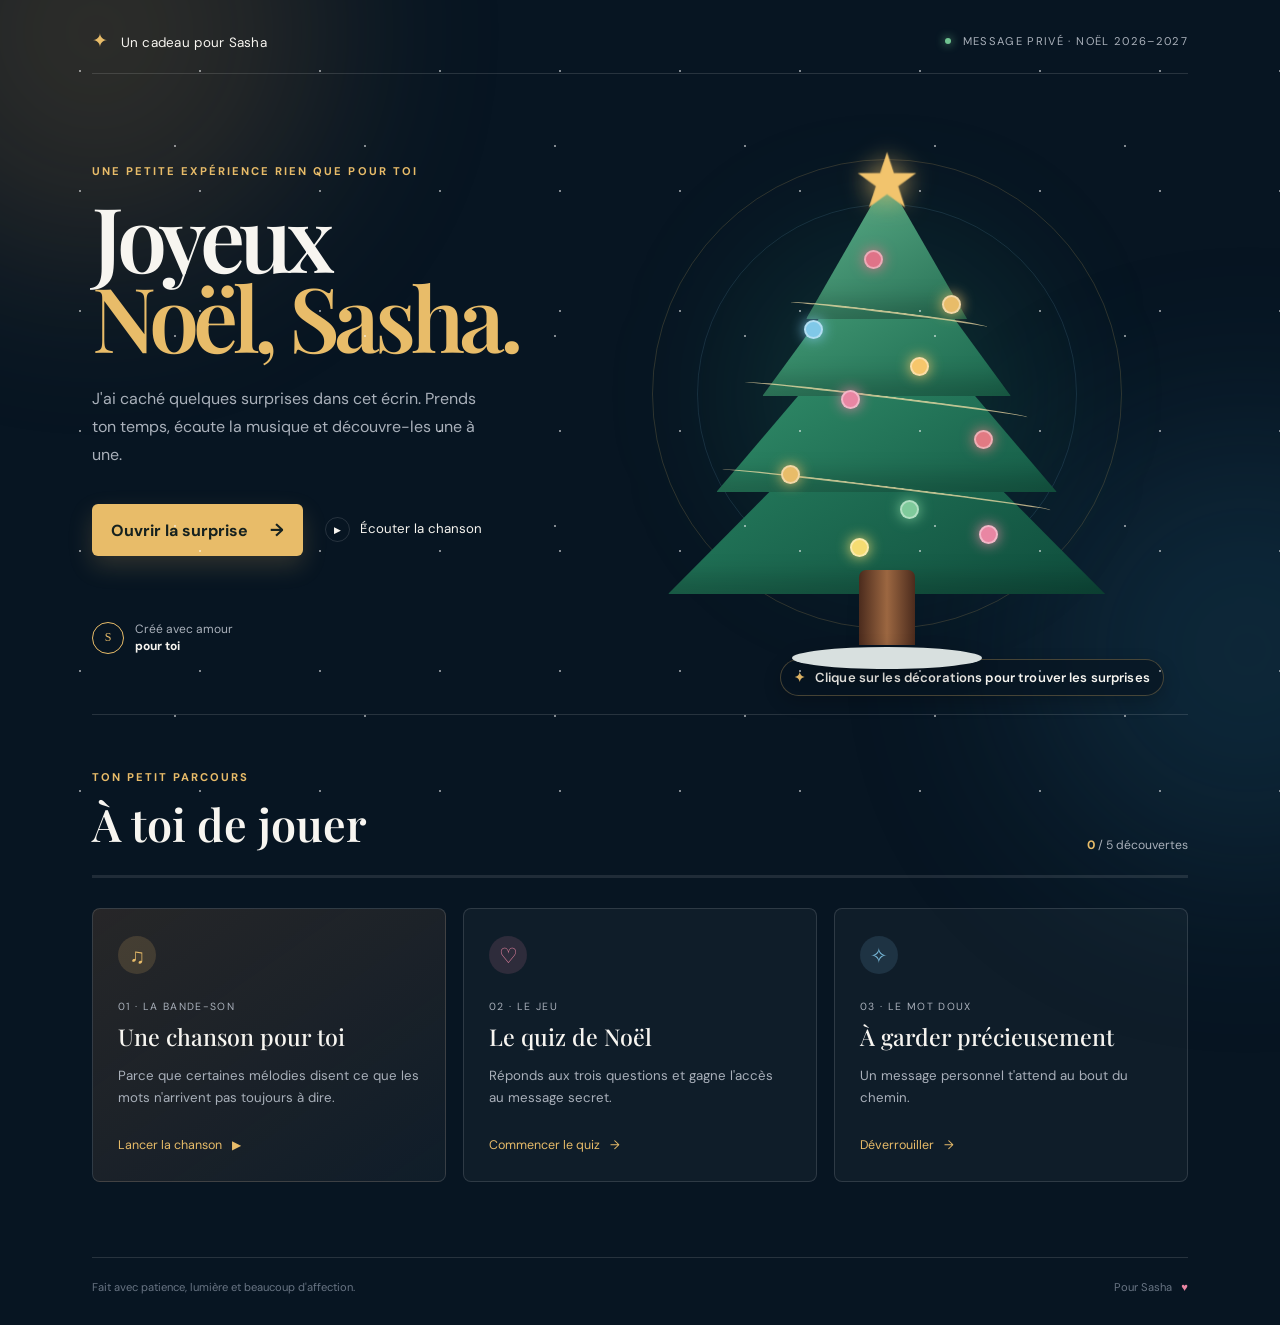
<file: index.html>
<!DOCTYPE html>
<html lang="fr">
  <head>
    <meta charset="UTF-8" />
    <meta name="viewport" content="width=device-width, initial-scale=1.0" />
    <meta http-equiv="refresh" content="0; url=sasha-christmas.html" />
    <link rel="canonical" href="sasha-christmas.html" />
    <title>Pour Sasha — Une surprise de Noël</title>
  </head>
  <body>
    <p>Ouverture de la surprise… <a href="sasha-christmas.html">Continuer</a></p>
  </body>
</html>
</file>
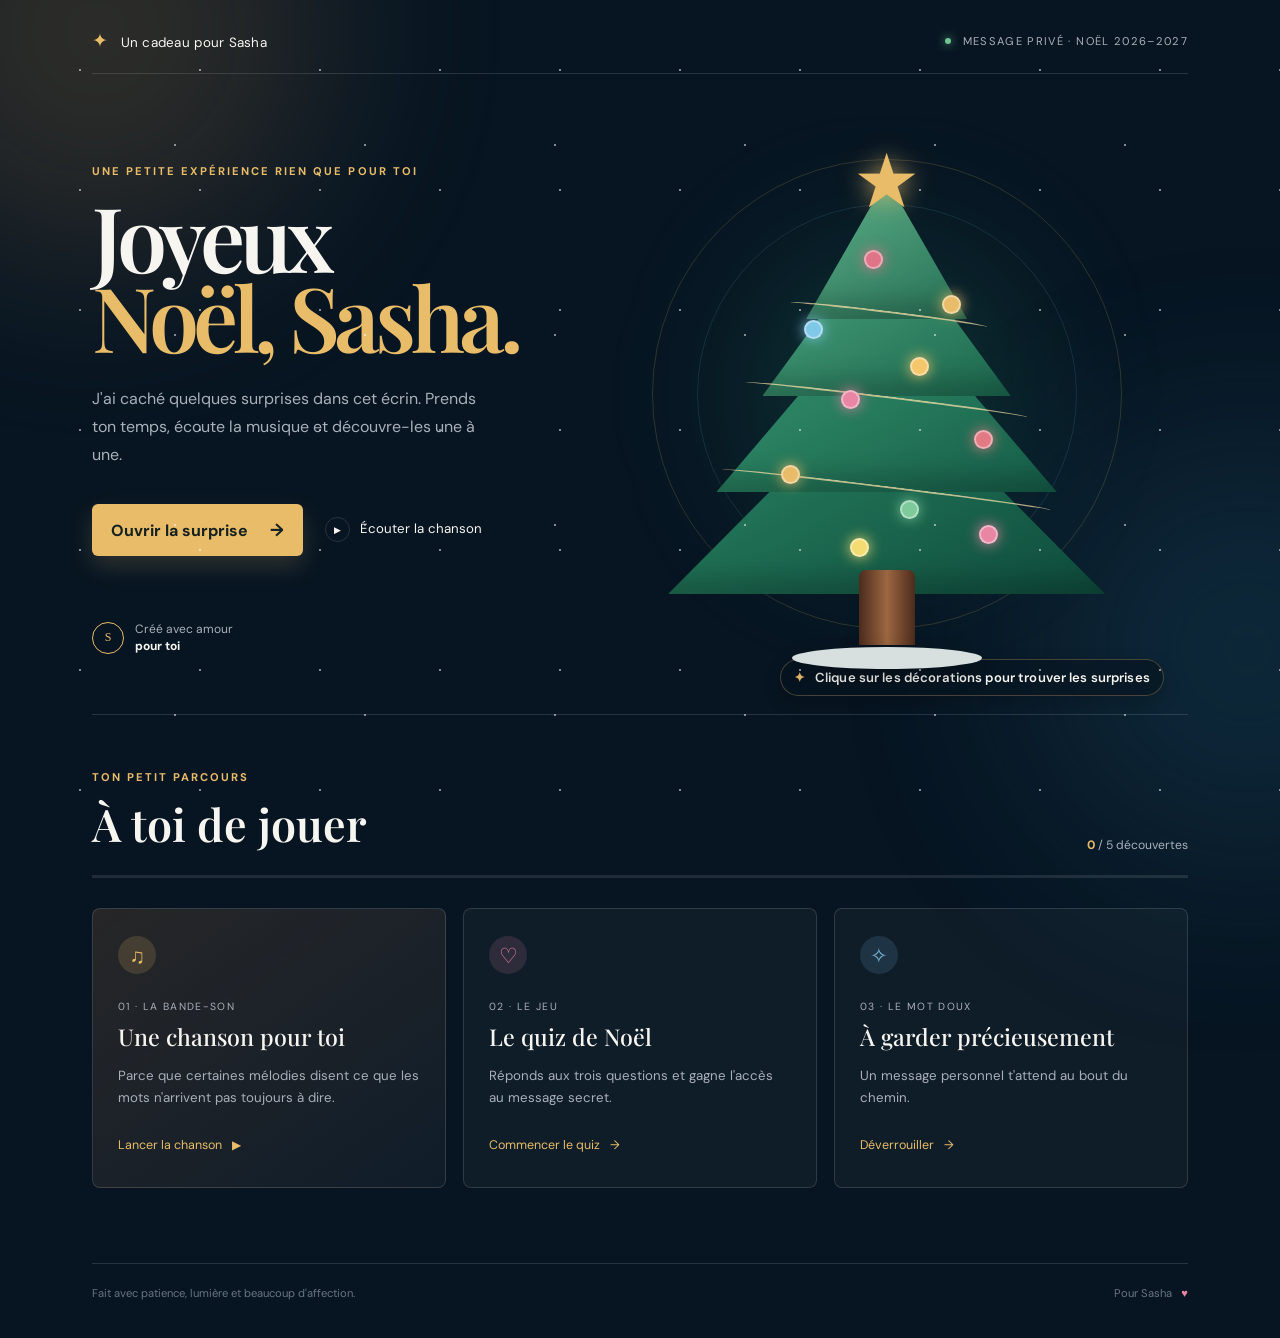
<file: sasha-christmas.html>
<!DOCTYPE html>
<html lang="fr">
  <head>
    <meta charset="UTF-8" />
    <meta name="viewport" content="width=device-width, initial-scale=1.0" />
    <meta name="theme-color" content="#071622" />
    <title>Pour Sasha — Une surprise de Noël</title>
    <link rel="preconnect" href="https://fonts.googleapis.com" />
    <link rel="preconnect" href="https://fonts.gstatic.com" crossorigin />
    <link href="https://fonts.googleapis.com/css2?family=DM+Sans:wght@400;500;600;700&family=Playfair+Display:wght@500;600;700&display=swap" rel="stylesheet" />
    <link rel="stylesheet" href="sasha-styles.css" />
  </head>
  <body>
    <div class="snow-layer" aria-hidden="true"></div>
    <div class="ambient ambient-one" aria-hidden="true"></div>
    <div class="ambient ambient-two" aria-hidden="true"></div>

    <main class="scene">
      <header class="topbar">
        <a class="brand" href="#" aria-label="Retour en haut"><span>✦</span> Un cadeau pour Sasha</a>
        <div class="topbar-status"><span class="status-dot"></span> Message privé · Noël 2026–2027</div>
      </header>

      <section class="hero">
        <div class="hero-copy">
          <p class="eyebrow">Une petite expérience rien que pour toi</p>
          <h1>Joyeux<br /><em>Noël, Sasha.</em></h1>
          <p class="hero-text">J'ai caché quelques surprises dans cet écrin. Prends ton temps, écoute la musique et découvre-les une à une.</p>
          <div class="hero-actions">
            <button class="primary-btn" id="startExperience" type="button">Ouvrir la surprise <span>→</span></button>
            <button class="song-link song-button" id="playSong" type="button"><span class="play-icon">▶</span> Écouter la chanson</button>
          </div>
          <div class="made-for"><span class="avatar">S</span><span>Créé avec amour<br /><strong>pour toi</strong></span></div>
        </div>

        <div class="hero-art" id="treeSection">
          <div class="orb orb-one"></div>
          <div class="orb orb-two"></div>
          <div class="tree-glow"></div>
          <div class="tree-wrap" aria-label="Arbre de Noël interactif">
            <button class="star" type="button" data-surprise="star" aria-label="Découvrir la surprise de l'étoile">★</button>
            <div class="tree-layer layer-1"></div>
            <div class="tree-layer layer-2"></div>
            <div class="tree-layer layer-3"></div>
            <div class="tree-layer layer-4"></div>
            <button class="ornament o1" type="button" data-surprise="heart" aria-label="Surprise cœur"></button>
            <button class="ornament o2" type="button" data-surprise="wish" aria-label="Surprise vœu"></button>
            <button class="ornament o3" type="button" data-surprise="memory" aria-label="Surprise souvenir"></button>
            <button class="ornament o4" type="button" data-surprise="heart" aria-label="Surprise cœur"></button>
            <button class="ornament o5" type="button" data-surprise="wish" aria-label="Surprise vœu"></button>
            <button class="ornament o6" type="button" data-surprise="memory" aria-label="Surprise souvenir"></button>
            <button class="ornament o7" type="button" data-surprise="heart" aria-label="Surprise cœur"></button>
            <button class="ornament o8" type="button" data-surprise="wish" aria-label="Surprise vœu"></button>
            <button class="ornament o9" type="button" data-surprise="memory" aria-label="Surprise souvenir"></button>
            <button class="ornament o10" type="button" data-surprise="heart" aria-label="Surprise cœur"></button>
            <div class="garland g1"></div><div class="garland g2"></div><div class="garland g3"></div>
            <div class="trunk"></div><div class="base"></div>
          </div>
          <div class="tree-hint"><span>✦</span> Clique sur les décorations pour trouver les surprises</div>
        </div>
      </section>

      <section class="experience" id="experience">
        <div class="section-heading">
          <div><p class="eyebrow">Ton petit parcours</p><h2>À toi de jouer</h2></div>
          <div class="progress-label"><span id="surpriseCount">0</span> / 5 découvertes</div>
        </div>
        <div class="progress-track"><span id="progressBar"></span></div>
        <div class="cards">
          <article class="feature-card featured">
            <div class="card-icon">♫</div><p class="card-kicker">01 · La bande-son</p><h3>Une chanson pour toi</h3>
            <p>Parce que certaines mélodies disent ce que les mots n'arrivent pas toujours à dire.</p>
            <button class="text-link text-button" id="playSongCard" type="button">Lancer la chanson <span>▶</span></button>
          </article>
          <article class="feature-card">
            <div class="card-icon pink">♡</div><p class="card-kicker">02 · Le jeu</p><h3>Le quiz de Noël</h3>
            <p>Réponds aux trois questions et gagne l'accès au message secret.</p>
            <button class="text-link text-button" id="openQuiz" type="button">Commencer le quiz <span>→</span></button>
          </article>
          <article class="feature-card">
            <div class="card-icon blue">✧</div><p class="card-kicker">03 · Le mot doux</p><h3>À garder précieusement</h3>
            <p>Un message personnel t'attend au bout du chemin.</p>
            <button class="text-link text-button" id="openMessage" type="button">Déverrouiller <span>→</span></button>
          </article>
        </div>
      </section>

      <footer><span>Fait avec patience, lumière et beaucoup d'affection.</span><span>Pour Sasha <span class="footer-heart">♥</span></span></footer>
    </main>

    <div class="modal-backdrop" id="modalBackdrop" hidden>
      <section class="modal" role="dialog" aria-modal="true" aria-labelledby="modalTitle">
        <button class="modal-close" id="closeModal" type="button" aria-label="Fermer">×</button>
        <div class="modal-sparkle">✦</div><p class="eyebrow" id="modalKicker">Une surprise</p>
        <h2 id="modalTitle"></h2><p id="modalText"></p><div id="modalContent"></div>
      </section>
    </div>
    <audio id="localSong" class="local-audio" preload="metadata" src="sasha-song.mp3"></audio>
    <script src="sasha-script.js"></script>
  </body>
</html>
</file>
<file: sasha-styles.css>
:root{--ink:#f7f5f0;--muted:#a9b0ba;--line:rgba(255,255,255,.13);--gold:#e8bc69;--pink:#e986a3;--blue:#77b7d7;--green:#164b3d;--deep:#071522}
*{box-sizing:border-box}html{scroll-behavior:smooth}body{margin:0;min-width:320px;overflow-x:hidden;background:var(--deep);color:var(--ink);font-family:"DM Sans",sans-serif}button,a{font:inherit}.snow-layer{position:fixed;inset:0;pointer-events:none;z-index:10;opacity:.5;background-image:radial-gradient(circle,#fff 0 1px,transparent 1.5px),radial-gradient(circle,#fff 0 1px,transparent 1.5px);background-size:120px 120px,190px 190px;background-position:20px 10px,80px 50px;animation:snow 16s linear infinite}.ambient{position:fixed;width:35vw;height:35vw;border-radius:50%;filter:blur(100px);opacity:.2;pointer-events:none}.ambient-one{background:#c78d4b;top:-15vw;left:-10vw}.ambient-two{background:#2b7396;right:-15vw;bottom:2vw}.scene{position:relative;max-width:1180px;margin:auto;padding:28px 42px 38px}.topbar{display:flex;justify-content:space-between;align-items:center;border-bottom:1px solid var(--line);padding-bottom:20px}.brand{color:var(--ink);font-size:.84rem;text-decoration:none;letter-spacing:.02em}.brand span{color:var(--gold);font-size:1.2rem;margin-right:8px}.topbar-status{font-size:.7rem;letter-spacing:.12em;text-transform:uppercase;color:var(--muted)}.status-dot{display:inline-block;width:6px;height:6px;background:#70c492;border-radius:50%;margin:0 7px 1px 0;box-shadow:0 0 10px #70c492}.hero{min-height:640px;display:grid;grid-template-columns:45% 55%;align-items:center}.hero-copy{padding:55px 0 25px;z-index:2}.eyebrow{margin:0 0 18px;color:var(--gold);font-size:.7rem;letter-spacing:.18em;text-transform:uppercase;font-weight:700}.hero h1{font:600 clamp(3.9rem,7vw,6.6rem)/.9 "Playfair Display",serif;letter-spacing:-.06em;margin:0 0 28px}.hero h1 em{color:var(--gold);font-style:normal}.hero-text{max-width:410px;color:var(--muted);line-height:1.75;font-size:1rem}.hero-actions{display:flex;align-items:center;gap:22px;margin-top:35px}.primary-btn{border:0;border-radius:6px;background:var(--gold);color:#15211f;padding:15px 19px;font-weight:700;cursor:pointer;box-shadow:0 10px 24px rgba(232,188,105,.18);transition:.2s}.primary-btn:hover{transform:translateY(-2px);box-shadow:0 14px 28px rgba(232,188,105,.3)}.primary-btn span{margin-left:18px;font-size:1.1rem}.song-link{color:var(--ink);font-size:.83rem;text-decoration:none}.song-button{border:0;background:none;cursor:pointer;padding:0}.play-icon{display:inline-grid;place-items:center;width:25px;height:25px;border:1px solid var(--line);border-radius:50%;font-size:.55rem;margin-right:6px}.made-for{display:flex;gap:11px;align-items:center;color:var(--muted);font-size:.75rem;line-height:1.4;margin-top:65px}.made-for strong{color:var(--ink)}.avatar{display:grid;place-items:center;border:1px solid var(--gold);color:var(--gold);width:32px;height:32px;border-radius:50%;font-family:serif}.hero-art{position:relative;height:580px;display:grid;place-items:center}.orb{position:absolute;border:1px solid rgba(232,188,105,.18);border-radius:50%}.orb-one{width:470px;height:470px}.orb-two{width:380px;height:380px;border-color:rgba(119,183,215,.15)}.tree-glow{position:absolute;width:280px;height:300px;background:rgba(52,193,142,.15);filter:blur(70px);border-radius:50%}.tree-wrap{position:relative;width:min(460px,90%);height:550px;z-index:1}.tree-layer{position:absolute;left:50%;transform:translateX(-50%);clip-path:polygon(50% 0,100% 100%,0 100%);border-radius:16px 16px 0 0;box-shadow:inset 0 -18px 22px rgba(0,0,0,.18),0 18px 30px rgba(0,0,0,.2)}.layer-1{bottom:75px;width:95%;height:220px;background:linear-gradient(150deg,#2c8a67,#0e4b3b)}.layer-2{bottom:177px;width:74%;height:200px;background:linear-gradient(150deg,#3a9c74,#155c47)}.layer-3{bottom:273px;width:54%;height:170px;background:linear-gradient(150deg,#51ab82,#1b674e)}.layer-4{bottom:350px;width:35%;height:140px;background:linear-gradient(150deg,#5eb18b,#266f54)}.star{position:absolute;top:24px;left:50%;transform:translateX(-50%);border:0;background:none;color:var(--gold);font-size:4.7rem;line-height:1;cursor:pointer;text-shadow:0 0 25px rgba(232,188,105,.75);z-index:4;animation:twinkle 1.7s ease-in-out infinite alternate}.ornament{position:absolute;width:19px;height:19px;border:2px solid rgba(255,255,255,.4);border-radius:50%;z-index:4;cursor:pointer;box-shadow:0 0 14px currentColor;transition:.2s}.ornament:hover{transform:scale(1.35)}.o1{bottom:400px;left:45%;background:#df7388;color:#df7388}.o2{bottom:355px;left:62%;background:var(--gold);color:var(--gold)}.o3{bottom:330px;left:32%;background:#80c8e8;color:#80c8e8}.o4{bottom:293px;left:55%;background:#f6c66b;color:#f6c66b}.o5{bottom:260px;left:40%;background:#e986a3;color:#e986a3}.o6{bottom:220px;left:69%;background:#e27a83;color:#e27a83}.o7{bottom:185px;left:27%;background:var(--gold);color:var(--gold)}.o8{bottom:150px;left:53%;background:#7fca9b;color:#7fca9b}.o9{bottom:125px;left:70%;background:#e986a3;color:#e986a3}.o10{bottom:112px;left:42%;background:#f5dc72;color:#f5dc72}.garland{position:absolute;height:8px;border-radius:50%;border-top:2px solid rgba(255,231,173,.7);z-index:3;transform:rotate(7deg)}.g1{width:43%;bottom:350px;left:29%}.g2{width:62%;bottom:265px;left:19%}.g3{width:72%;bottom:175px;left:14%}.trunk{position:absolute;bottom:24px;left:calc(50% - 28px);width:56px;height:75px;background:linear-gradient(90deg,#4b2b1d,#9c6741,#4b2b1d);border-radius:7px 7px 0 0}.base{position:absolute;bottom:0;left:calc(50% - 95px);width:190px;height:22px;background:#d8e0df;border-radius:50%;box-shadow:0 8px 20px rgba(0,0,0,.3)}.tree-hint{position:absolute;bottom:-12px;right:4%;color:var(--ink);font-size:.82rem;font-weight:600;letter-spacing:.01em;padding:9px 13px;border:1px solid rgba(232,188,105,.28);border-radius:999px;background:rgba(7,21,34,.72);box-shadow:0 6px 18px rgba(0,0,0,.2)}.tree-hint span{color:var(--gold);margin-right:7px}@keyframes twinkle{to{filter:brightness(1.4);transform:translateX(-50%) scale(1.1)}}@keyframes snow{to{background-position:20px 130px,80px 170px}}
.experience{padding:55px 0 75px;border-top:1px solid var(--line)}.section-heading{display:flex;justify-content:space-between;align-items:end}.section-heading h2{font:600 2.8rem "Playfair Display",serif;margin:0}.section-heading .eyebrow{margin-bottom:10px}.progress-label{color:var(--muted);font-size:.76rem}.progress-label span{color:var(--gold);font-weight:700}.progress-track{height:3px;background:rgba(255,255,255,.1);margin:22px 0 30px}.progress-track span{display:block;width:0;height:100%;background:var(--gold);transition:width .5s ease}.cards{display:grid;grid-template-columns:repeat(3,1fr);gap:17px}.feature-card{min-height:280px;padding:27px 25px;border:1px solid var(--line);border-radius:8px;background:rgba(255,255,255,.035);transition:.25s}.feature-card:hover{transform:translateY(-4px);border-color:rgba(232,188,105,.4);background:rgba(255,255,255,.06)}.feature-card.featured{background:linear-gradient(145deg,rgba(168,110,65,.2),rgba(255,255,255,.035))}.card-icon{display:grid;place-items:center;width:38px;height:38px;border-radius:50%;background:rgba(232,188,105,.16);color:var(--gold);font-size:1.3rem}.card-icon.pink{background:rgba(233,134,163,.14);color:var(--pink)}.card-icon.blue{background:rgba(119,183,215,.14);color:var(--blue)}.card-kicker{color:var(--muted);font-size:.65rem;letter-spacing:.13em;text-transform:uppercase;margin:26px 0 8px}.feature-card h3{margin:0;font:500 1.45rem "Playfair Display",serif}.feature-card p:not(.card-kicker){color:var(--muted);font-size:.83rem;line-height:1.65}.text-link{display:inline-block;color:var(--gold);font-size:.78rem;text-decoration:none;margin-top:15px}.text-link span{margin-left:7px}.text-button{border:0;background:none;cursor:pointer;padding:0}footer{display:flex;justify-content:space-between;border-top:1px solid var(--line);padding-top:22px;color:#687483;font-size:.7rem}.footer-heart{color:var(--pink);margin-left:6px}.modal-backdrop{position:fixed;inset:0;z-index:20;display:grid;place-items:center;padding:20px;background:rgba(2,9,15,.78);backdrop-filter:blur(8px)}.modal-backdrop[hidden]{display:none}.modal{position:relative;width:min(470px,100%);padding:44px 38px 38px;text-align:center;border:1px solid rgba(232,188,105,.35);border-radius:12px;background:linear-gradient(145deg,#172b31,#0b1824);box-shadow:0 30px 90px rgba(0,0,0,.45);animation:pop .25s ease}.modal-close{position:absolute;top:13px;right:17px;color:var(--muted);background:none;border:0;font-size:1.6rem;cursor:pointer}.modal-sparkle{color:var(--gold);font-size:2rem}.modal h2{font:600 2.3rem "Playfair Display",serif;margin:4px 0 12px}.modal p:not(.eyebrow){color:var(--muted);line-height:1.7;font-size:.9rem}.quiz-options{display:grid;gap:9px;margin-top:20px}.quiz-option{padding:12px;border:1px solid var(--line);border-radius:5px;background:rgba(255,255,255,.04);color:var(--ink);cursor:pointer}.quiz-option:hover{border-color:var(--gold)}.quiz-option.correct{background:rgba(88,170,113,.25);border-color:#70c492}.quiz-option.wrong{background:rgba(220,88,102,.2);border-color:#df7388}@keyframes pop{from{transform:scale(.94);opacity:0}to{transform:scale(1);opacity:1}}
.quiz-header{display:flex;justify-content:space-between;color:var(--gold);font-size:.68rem;letter-spacing:.1em;text-transform:uppercase;margin-top:22px}.quiz-question{font:500 1.25rem/1.35 "Playfair Display",serif;margin:13px 0 18px}.quiz-options{display:grid;gap:9px}.quiz-option{display:flex;align-items:center;gap:12px;text-align:left;padding:12px;border:1px solid var(--line);border-radius:5px;background:rgba(255,255,255,.04);color:var(--ink);cursor:pointer;transition:.2s}.quiz-option:hover{border-color:var(--gold);background:rgba(232,188,105,.08)}.quiz-option:disabled{cursor:default}.option-letter{display:grid;place-items:center;flex:0 0 23px;width:23px;height:23px;border:1px solid var(--line);border-radius:50%;color:var(--gold);font-size:.7rem}.quiz-option.correct{background:rgba(88,170,113,.25);border-color:#70c492}.quiz-option.wrong{background:rgba(220,88,102,.2);border-color:#df7388}.quiz-feedback{min-height:20px;margin:12px 0 0!important;font-size:.75rem!important}.local-audio{display:none}.song-button.is-playing .play-icon{color:var(--gold);border-color:var(--gold)}@media(max-width:850px){.scene{padding:22px 22px 32px}.hero{grid-template-columns:1fr;min-height:auto}.hero-copy{padding:70px 0 10px}.hero-art{height:560px}.cards{grid-template-columns:1fr}.feature-card{min-height:220px}.topbar-status{display:none}.tree-hint{right:50%;transform:translateX(50%);white-space:nowrap}.made-for{margin-top:42px}}@media(max-width:500px){.hero h1{font-size:3.9rem}.hero-actions{align-items:flex-start;flex-direction:column;gap:16px}.hero-art{height:500px}.tree-wrap{height:475px}.tree-layer{transform:translateX(-50%) scale(.86)}.star{top:22px;font-size:3.8rem}.orb-one{width:330px;height:330px}.orb-two{width:270px;height:270px}.tree-hint{font-size:.72rem;padding:8px 11px}.section-heading{align-items:start;gap:15px;flex-direction:column}.modal{padding:38px 22px 28px}}
@media(max-width:500px){.scene{padding-left:16px;padding-right:16px}.brand{font-size:.76rem}.hero-copy{padding-top:52px}.hero-text{font-size:.92rem}.primary-btn{min-height:48px}.hero-art{margin-top:8px}.tree-hint{max-width:calc(100vw - 32px);text-align:center;white-space:normal}.modal-backdrop{padding:12px}.modal{max-height:calc(100dvh - 24px);overflow-y:auto}footer{gap:12px;flex-wrap:wrap}}
</file>
